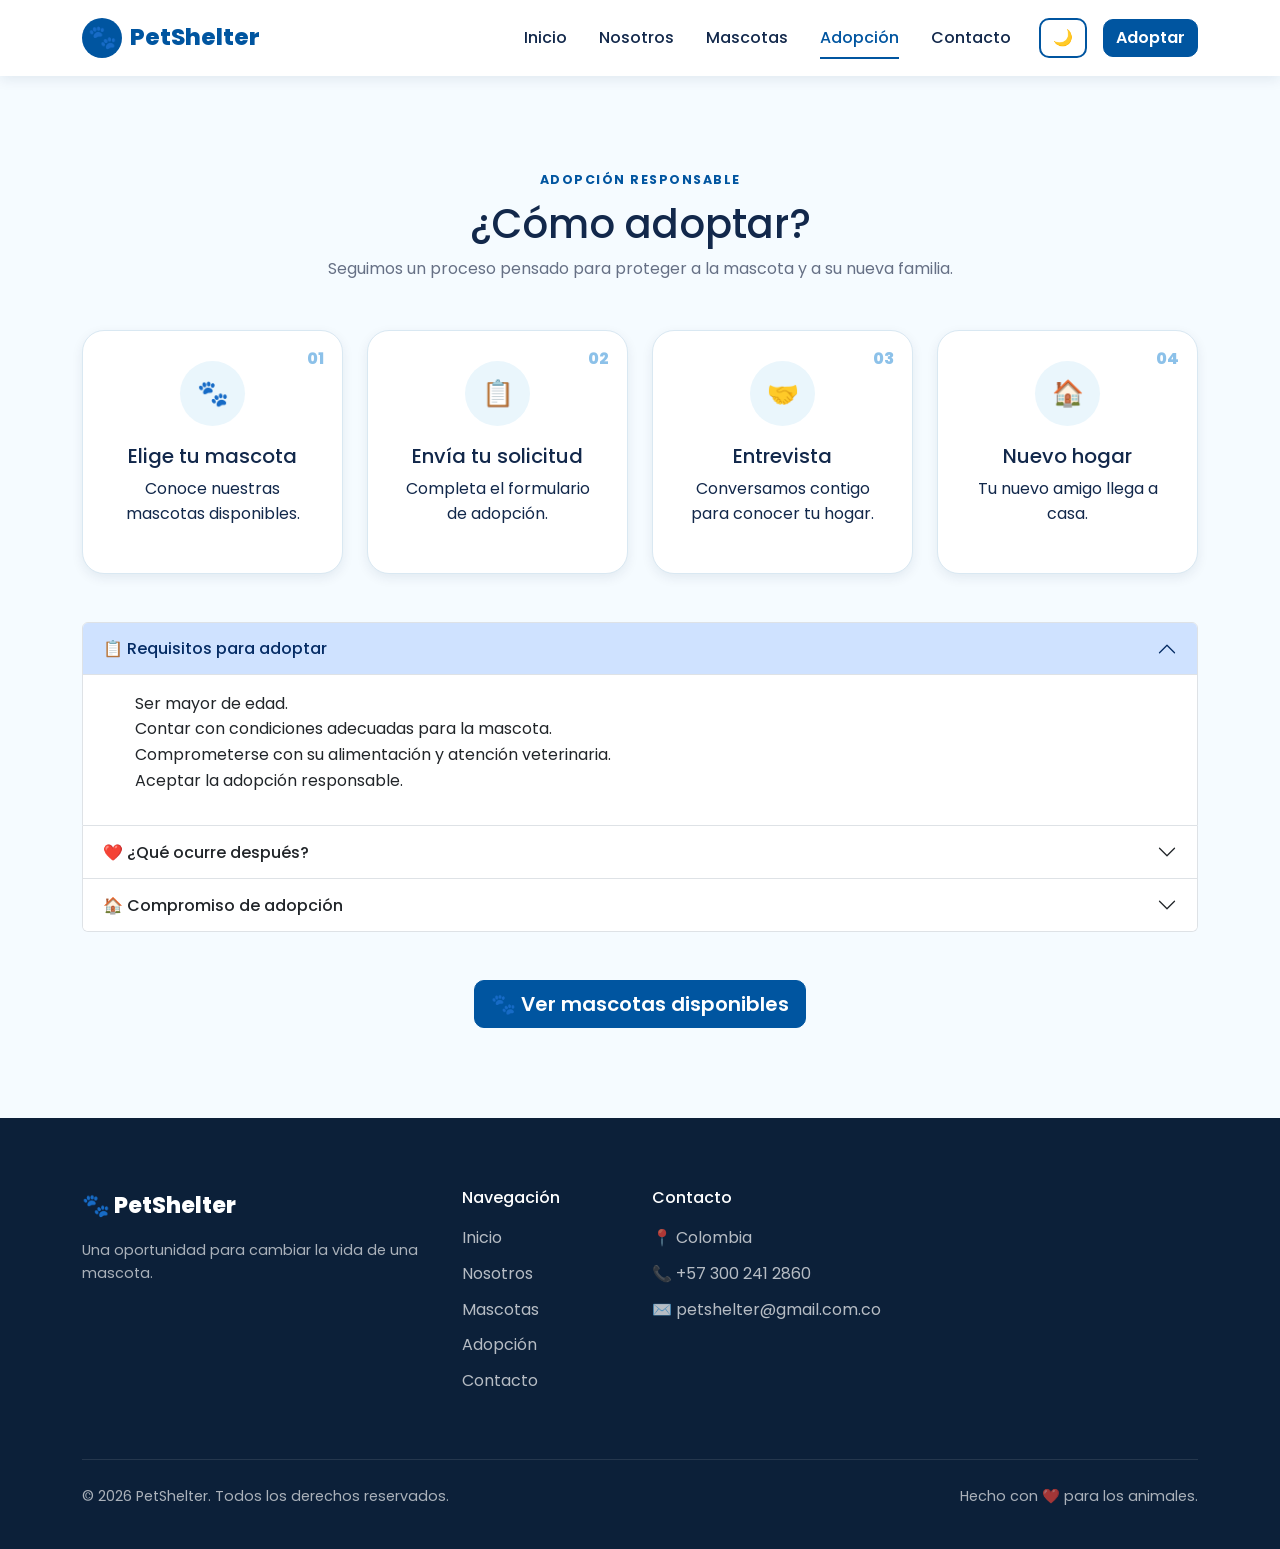
<file: pages/adopcion.html>
<!DOCTYPE html>
<html lang="es">
<head>
    <meta charset="UTF-8">
    <meta name="viewport" content="width=device-width, initial-scale=1.0">
    <meta name="description" content="Proceso y requisitos para adoptar una mascota en PetShelter.">
    <title>Adopción | PetShelter</title>
    <link href="https://fonts.googleapis.com/css2?family=Poppins:wght@400;500;600;700;800&display=swap" rel="stylesheet">
    <link href="https://cdn.jsdelivr.net/npm/bootstrap@5.3.8/dist/css/bootstrap.min.css" rel="stylesheet">
    <link rel="stylesheet" href="../css/styles.css">
</head>
<body>
    <!-- Encabezado y Navegación -->
    <header class="site-header">
        <nav class="navbar navbar-expand-lg">
            <div class="container">
                <a class="navbar-brand" href="../index.html">
                    <span class="brand-icon">🐾</span>
                    <span>PetShelter</span>
                </a>
                <button class="navbar-toggler" type="button" data-bs-toggle="collapse" data-bs-target="#menuPrincipal">
                    <span class="navbar-toggler-icon"></span>
                </button>
                <div class="collapse navbar-collapse" id="menuPrincipal">
                    <ul class="navbar-nav ms-auto">
                        <li class="nav-item">
                            <a class="nav-link" href="../index.html">Inicio</a>
                        </li>
                        <li class="nav-item">
                            <a class="nav-link" href="nosotros.html">Nosotros</a>
                        </li>
                        <li class="nav-item">
                            <a class="nav-link" href="mascotas.html">Mascotas</a>
                        </li>
                        <li class="nav-item">
                            <a class="nav-link active" href="adopcion.html">Adopción</a>
                        </li>
                        <li class="nav-item">
                            <a class="nav-link" href="contacto.html">Contacto</a>
                        </li>
                    </ul>
                    <button id="btnModoOscuro" class="btn btn-outline-primary ms-lg-3" type="button">🌙</button>
                    <a href="adopcion.html" class="btn btn-primary ms-lg-3">Adoptar</a>
                </div>
            </div>
        </nav>
    </header>

    <!-- Contenido Principal -->
    <main>
        <section class="section">
            <div class="container">
                <!-- Título de Sección -->
                <div class="section-heading text-center mb-5">
                    <span class="section-label">ADOPCIÓN RESPONSABLE</span>
                    <h1>¿Cómo <span>adoptar?</span></h1>
                    <p>Seguimos un proceso pensado para proteger a la mascota y a su nueva familia.</p>
                </div>

                <!-- Pasos del Proceso -->
                <div class="row g-4 mb-5">
                    <div class="col-md-3">
                        <article class="step-card">
                            <span class="step-number">01</span>
                            <div class="step-icon">🐾</div>
                            <h2 class="h5">Elige tu mascota</h2>
                            <p>Conoce nuestras mascotas disponibles.</p>
                        </article>
                    </div>

                    <div class="col-md-3">
                        <article class="step-card">
                            <span class="step-number">02</span>
                            <div class="step-icon">📋</div>
                            <h2 class="h5">Envía tu solicitud</h2>
                            <p>Completa el formulario de adopción.</p>
                        </article>
                    </div>

                    <div class="col-md-3">
                        <article class="step-card">
                            <span class="step-number">03</span>
                            <div class="step-icon">🤝</div>
                            <h2 class="h5">Entrevista</h2>
                            <p>Conversamos contigo para conocer tu hogar.</p>
                        </article>
                    </div>

                    <div class="col-md-3">
                        <article class="step-card">
                            <span class="step-number">04</span>
                            <div class="step-icon">🏠</div>
                            <h2 class="h5">Nuevo hogar</h2>
                            <p>Tu nuevo amigo llega a casa.</p>
                        </article>
                    </div>
                </div>

                <!-- Acordeón Bootstrap -->
                <div class="accordion" id="accordionAdopcion">
                    <!-- Requisitos -->
                    <div class="accordion-item">
                        <h2 class="accordion-header">
                            <button class="accordion-button" type="button" data-bs-toggle="collapse" data-bs-target="#requisitos">
                                📋 Requisitos para adoptar
                            </button>
                        </h2>
                        <div id="requisitos" class="accordion-collapse collapse show" data-bs-parent="#accordionAdopcion">
                            <div class="accordion-body">
                                <ul>
                                    <li>Ser mayor de edad.</li>
                                    <li>Contar con condiciones adecuadas para la mascota.</li>
                                    <li>Comprometerse con su alimentación y atención veterinaria.</li>
                                    <li>Aceptar la adopción responsable.</li>
                                </ul>
                            </div>
                        </div>
                    </div>

                    <!-- ¿Qué ocurre después? -->
                    <div class="accordion-item">
                        <h2 class="accordion-header">
                            <button class="accordion-button collapsed" type="button" data-bs-toggle="collapse" data-bs-target="#proceso">
                                ❤️ ¿Qué ocurre después?
                            </button>
                        </h2>
                        <div id="proceso" class="accordion-collapse collapse" data-bs-parent="#accordionAdopcion">
                            <div class="accordion-body">
                                <p>Después de enviar la solicitud, el equipo revisará la información y se pondrá en contacto contigo.</p>
                            </div>
                        </div>
                    </div>

                    <!-- Compromiso -->
                    <div class="accordion-item">
                        <h2 class="accordion-header">
                            <button class="accordion-button collapsed" type="button" data-bs-toggle="collapse" data-bs-target="#compromiso">
                                🏠 Compromiso de adopción
                            </button>
                        </h2>
                        <div id="compromiso" class="accordion-collapse collapse" data-bs-parent="#accordionAdopcion">
                            <div class="accordion-body">
                                <p>Adoptar significa asumir el compromiso de cuidar, proteger y respetar a tu mascota durante toda su vida.</p>
                            </div>
                        </div>
                    </div>
                </div>

                <!-- Botón de Acción -->
                <div class="text-center mt-5">
                    <a href="mascotas.html" class="btn btn-primary btn-lg">🐾 Ver mascotas disponibles</a>
                </div>
            </div>
        </section>
    </main>

    <!-- Pie de Página -->
    <footer class="site-footer">
        <div class="container">
            <div class="row g-4">
                <!-- Marca -->
                <div class="col-lg-4">
                    <a href="../index.html" class="footer-brand">🐾 PetShelter</a>
                    <p>Una oportunidad para cambiar la vida de una mascota.</p>
                </div>

                <!-- Enlaces -->
                <div class="col-md-4 col-lg-2">
                    <h3>Navegación</h3>
                    <ul class="footer-links">
                        <li><a href="../index.html">Inicio</a></li>
                        <li><a href="nosotros.html">Nosotros</a></li>
                        <li><a href="mascotas.html">Mascotas</a></li>
                        <li><a href="adopcion.html">Adopción</a></li>
                        <li><a href="contacto.html">Contacto</a></li>
                    </ul>
                </div>

                <!-- Contacto -->
                <div class="col-md-4 col-lg-3">
                    <h3>Contacto</h3>
                    <ul class="footer-contact">
                        <li>📍 Colombia</li>
                        <li>📞 +57 300 241 2860</li>
                        <li>✉️ petshelter@gmail.com.co</li>
                    </ul>
                </div>
            </div>

            <!-- Copyright -->
            <div class="footer-bottom">
                <p>© 2026 PetShelter. Todos los derechos reservados.</p>
                <p>Hecho con ❤️ para los animales.</p>
            </div>
        </div>
    </footer>

    <!-- Scripts -->
    <script src="https://cdn.jsdelivr.net/npm/bootstrap@5.3.8/dist/js/bootstrap.bundle.min.js"></script>
    <script src="../js/app.js"></script>
</body>
</html>
</file>
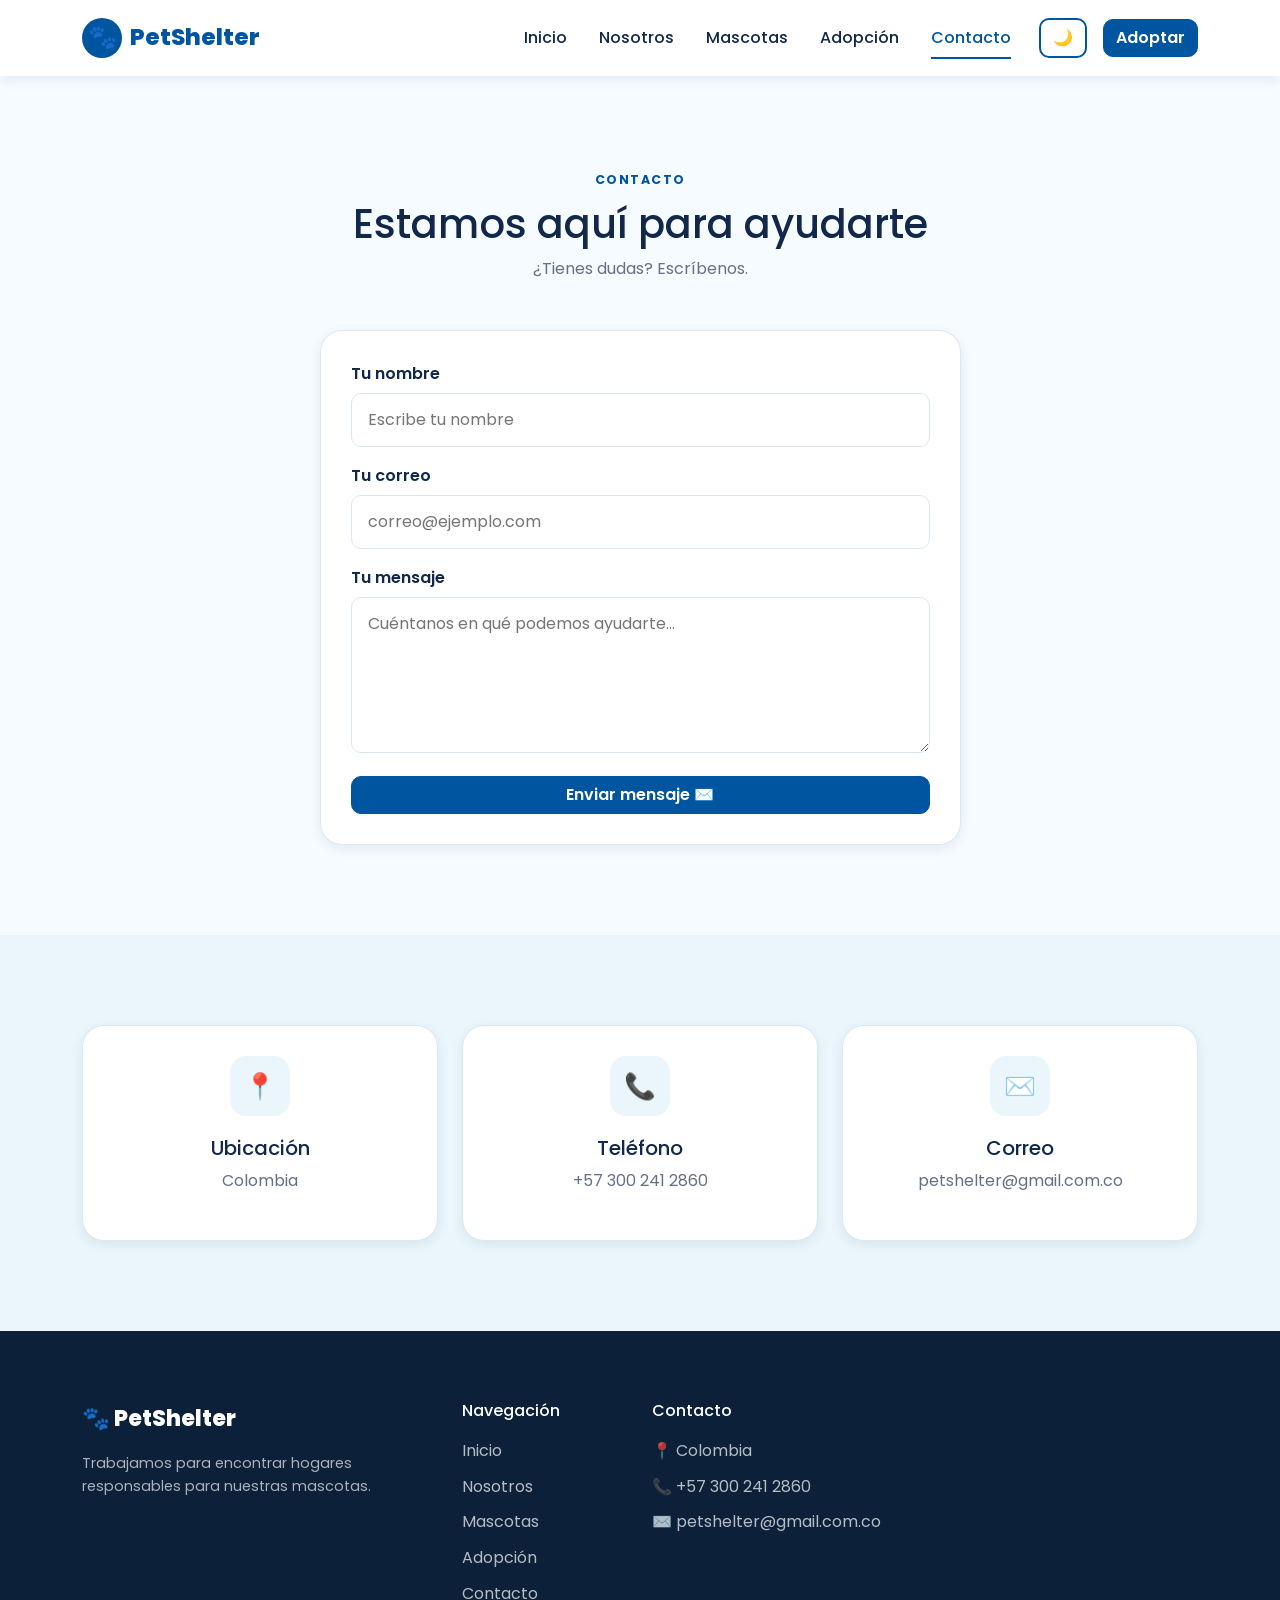
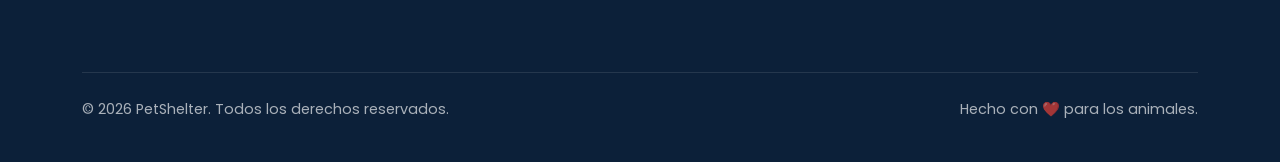
<file: pages/contacto.html>
<!DOCTYPE html>
<html lang="es">
<head>
    <meta charset="UTF-8">
    <meta name="viewport" content="width=device-width, initial-scale=1.0">
    <meta name="description" content="Contacta a PetShelter.">
    <title>Contacto | PetShelter</title>
    <link href="https://fonts.googleapis.com/css2?family=Poppins:wght@400;500;600;700;800&display=swap" rel="stylesheet">
    <link href="https://cdn.jsdelivr.net/npm/bootstrap@5.3.8/dist/css/bootstrap.min.css" rel="stylesheet">
    <link rel="stylesheet" href="../css/styles.css">
</head>
<body>
    <header class="site-header">
        <nav class="navbar navbar-expand-lg">
            <div class="container">
                <a class="navbar-brand" href="../index.html">
                    <span class="brand-icon">🐾</span>
                    <span>PetShelter</span>
                </a>
                <button class="navbar-toggler" type="button" data-bs-toggle="collapse" data-bs-target="#menuPrincipal">
                    <span class="navbar-toggler-icon"></span>
                </button>
                <div class="collapse navbar-collapse" id="menuPrincipal">
                    <ul class="navbar-nav ms-auto">
                        <li>
                            <a class="nav-link" href="../index.html">Inicio</a>
                        </li>
                        <li>
                            <a class="nav-link" href="nosotros.html">Nosotros</a>
                        </li>
                        <li>
                            <a class="nav-link" href="mascotas.html">Mascotas</a>
                        </li>
                        <li>
                            <a class="nav-link" href="adopcion.html">Adopción</a>
                        </li>
                        <li>
                            <a class="nav-link active" href="contacto.html">Contacto</a>
                        </li>
                    </ul>
                    <button id="btnModoOscuro" class="btn btn-outline-primary ms-lg-3" type="button">🌙</button>
                    <a href="adopcion.html" class="btn btn-primary ms-lg-3">Adoptar</a>
                </div>
            </div>
        </nav>
    </header>

    <main>
        <section class="section">
            <div class="container">
                <div class="section-heading text-center mb-5">
                    <span class="section-label">CONTACTO</span>
                    <h1>Estamos aquí para <span>ayudarte</span></h1>
                    <p>¿Tienes dudas? Escríbenos.</p>
                </div>

                <div class="row justify-content-center">
                    <div class="col-lg-7">
                        <div class="info-page-card">
                            <form id="formContacto" novalidate>
                                <div class="grupo-formulario">
                                    <label for="nombre">Tu nombre</label>
                                    <input type="text" id="nombre" name="nombre" placeholder="Escribe tu nombre" minlength="3" required>
                                </div>

                                <div class="grupo-formulario">
                                    <label for="correo">Tu correo</label>
                                    <input type="email" id="correo" name="correo" placeholder="correo@ejemplo.com" required>
                                </div>

                                <div class="grupo-formulario">
                                    <label for="mensaje">Tu mensaje</label>
                                    <textarea id="mensaje" name="mensaje" rows="5" placeholder="Cuéntanos en qué podemos ayudarte..." minlength="10" required></textarea>
                                </div>

                                <button type="submit" class="btn btn-primary w-100">Enviar mensaje ✉️</button>
                            </form>
                        </div>
                    </div>
                </div>
            </div>
        </section>

        <section class="section section-blue">
            <div class="container">
                <div class="row g-4 text-center">
                    <div class="col-md-4">
                        <div class="info-card">
                            <div class="info-card-icon mx-auto">📍</div>
                            <h2 class="h5">Ubicación</h2>
                            <p>Colombia</p>
                        </div>
                    </div>

                    <div class="col-md-4">
                        <div class="info-card">
                            <div class="info-card-icon mx-auto">📞</div>
                            <h2 class="h5">Teléfono</h2>
                            <p>+57 300 241 2860</p>
                        </div>
                    </div>

                    <div class="col-md-4">
                        <div class="info-card">
                            <div class="info-card-icon mx-auto">✉️</div>
                            <h2 class="h5">Correo</h2>
                            <p>petshelter@gmail.com.co</p>
                        </div>
                    </div>
                </div>
            </div>
        </section>
    </main>

    <footer class="site-footer">
        <div class="container">
            <div class="row g-4">
                <div class="col-lg-4">
                    <a href="../index.html" class="footer-brand">🐾 PetShelter</a>
                    <p>Trabajamos para encontrar hogares responsables para nuestras mascotas.</p>
                </div>

                <div class="col-md-4 col-lg-2">
                    <h3>Navegación</h3>
                    <ul class="footer-links">
                        <li><a href="../index.html">Inicio</a></li>
                        <li><a href="nosotros.html">Nosotros</a></li>
                        <li><a href="mascotas.html">Mascotas</a></li>
                        <li><a href="adopcion.html">Adopción</a></li>
                        <li><a href="contacto.html">Contacto</a></li>
                    </ul>
                </div>

                <div class="col-md-4 col-lg-3">
                    <h3>Contacto</h3>
                    <ul class="footer-contact">
                        <li>📍 Colombia</li>
                        <li>📞 +57 300 241 2860</li>
                        <li>✉️ petshelter@gmail.com.co</li>
                    </ul>
                </div>
            </div>

            <div class="footer-bottom">
                <p>© 2026 PetShelter. Todos los derechos reservados.</p>
                <p>Hecho con ❤️ para los animales.</p>
            </div>
        </div>
    </footer>

    <script src="https://cdn.jsdelivr.net/npm/bootstrap@5.3.8/dist/js/bootstrap.bundle.min.js"></script>
    <script src="../js/app.js"></script>
</body>
</html>
</file>
<file: css/styles.css>
/* =========================================================
   PETSHELTER
   SISTEMA DE DISEÑO
   ========================================================= */

:root {
    --primary: #0055a0;
    --primary-dark: #003f78;
    --primary-light: #8cc1e9;

    --accent: #ffc107;
    --accent-dark: #e0a800;

    --background: #f5fbff;
    --surface: #ffffff;
    --surface-blue: #eaf6fc;

    --text: #12284b;
    --text-light: #667085;
    --text-white: #ffffff;

    --border: #d9e8f2;

    --shadow-sm: 0 4px 12px rgba(18, 40, 75, .08);
    --shadow-md: 0 8px 25px rgba(18, 40, 75, .12);
    --shadow-lg: 0 15px 40px rgba(18, 40, 75, .16);

    --radius-sm: 8px;
    --radius-md: 14px;
    --radius-lg: 22px;

    --transition: .3s ease;

    --container-width: 1200px;
}


/* RESET */

* {
    margin: 0;
    padding: 0;
    box-sizing: border-box;
}

html {
    scroll-behavior: smooth;
}

body {
    font-family: "Poppins", sans-serif;
    background: var(--background);
    color: var(--text);
    line-height: 1.6;
    overflow-x: hidden;
}

body.dark-mode {
    --background: #101827;
    --surface: #182235;
    --surface-blue: #20334d;
    --text: #f5f7fa;
    --text-light: #b7c0ce;
    --border: #30415b;
}

img {
    display: block;
    max-width: 100%;
}

a {
    color: inherit;
    text-decoration: none;
}

button,
input,
textarea,
select {
    font: inherit;
}

button {
    cursor: pointer;
}

ul {
    list-style: none;
}

:focus-visible {
    outline: 3px solid var(--accent);
    outline-offset: 3px;
}


/* CONTENEDOR */

.container {
    width: min(100% - 2rem, var(--container-width));
    margin-inline: auto;
}

.section {
    padding: 90px 0;
}

.section-light {
    background: var(--surface);
}

.section-blue {
    background: var(--surface-blue);
}


/* NAVBAR */

.site-header {
    position: sticky;
    top: 0;
    z-index: 1000;
    background: var(--surface);
    box-shadow: var(--shadow-sm);
}

.site-header .navbar {
    min-height: 76px;
}

.home-page .navbar-toggler {
    border: 1px solid var(--border);
    border-radius: 8px;
    padding: 6px 10px;
}

.home-page .navbar-toggler:focus {
    box-shadow: 0 0 0 3px rgba(0, 85, 160, .2);
}

.navbar-brand {
    display: inline-flex;
    align-items: center;
    gap: 8px;
    color: var(--primary) !important;
    font-size: 1.45rem;
    font-weight: 800;
}

.brand-icon {
    display: inline-flex;
    align-items: center;
    justify-content: center;
    width: 40px;
    height: 40px;
    border-radius: 50%;
    background: var(--primary);
    color: white;
}

.navbar-nav {
    gap: 8px;
}

.nav-link {
    position: relative;
    color: var(--text) !important;
    font-weight: 500;
    padding: 10px 12px !important;
    transition: var(--transition);
}

.nav-link:hover,
.nav-link.active {
    color: var(--primary) !important;
}

.nav-link::after {
    content: "";
    position: absolute;
    left: 12px;
    right: 12px;
    bottom: 2px;
    height: 2px;
    background: var(--primary);
    transform: scaleX(0);
    transition: var(--transition);
}

.nav-link:hover::after,
.nav-link.active::after {
    transform: scaleX(1);
}


/* BOTONES */

.btn {
    border-radius: 10px !important;
    font-weight: 600;
    transition: var(--transition);
}

.btn-primary {
    background: var(--primary) !important;
    border-color: var(--primary) !important;
}

.btn-primary:hover {
    background: var(--primary-dark) !important;
    border-color: var(--primary-dark) !important;
    transform: translateY(-2px);
    box-shadow: var(--shadow-md);
}

.btn-outline-primary {
    border: 2px solid var(--primary) !important;
    color: var(--primary) !important;
}

.btn-outline-primary:hover {
    background: var(--primary) !important;
    color: white !important;
}


/* HERO / CAROUSEL */

.hero-carousel {
    position: relative;
}

.carousel-img {
    width: 100%;
    height: 680px;
    object-fit: cover;
    filter: brightness(.58);
}

.carousel-caption {
    position: absolute;
    left: 10%;
    right: auto;
    bottom: 50%;
    transform: translateY(50%);
    max-width: 650px;
    text-align: left;
}

.carousel-caption h1,
.carousel-caption h2 {
    font-size: clamp(2.5rem, 5vw, 4.5rem);
    font-weight: 800;
    line-height: 1.08;
}

.carousel-caption h1 span,
.carousel-caption h2 span {
    display: block;
    color: var(--primary-light);
}

.carousel-caption p {
    max-width: 580px;
    font-size: 1.1rem;
}

.hero-badge {
    display: inline-flex;
    margin-bottom: 20px;
    padding: 8px 14px;
    border-radius: 50px;
    background: rgba(255,255,255,.16);
    color: white;
    font-weight: 600;
}


/* TÍTULOS */

.section-heading {
    display: flex;
    align-items: end;
    justify-content: space-between;
    gap: 30px;
}

.section-heading.text-center {
    display: block;
    max-width: 700px;
    margin-inline: auto;
}

.section-label {
    display: inline-block;
    margin-bottom: 10px;
    color: var(--primary);
    font-size: .78rem;
    font-weight: 700;
    letter-spacing: 1.5px;
}

.section-heading h2 {
    margin-bottom: 12px;
    font-size: clamp(2rem, 4vw, 3rem);
    font-weight: 800;
}

.section-heading h2 span {
    color: var(--primary);
}

.section-heading p {
    color: var(--text-light);
}


/* TARJETAS */

.info-card,
.pet-card,
.info-page-card,
.step-card {
    height: 100%;
    padding: 30px;
    border: 1px solid var(--border);
    border-radius: var(--radius-lg);
    background: var(--surface);
    box-shadow: var(--shadow-sm);
    transition: var(--transition);
}

.info-card:hover,
.pet-card:hover,
.info-page-card:hover,
.step-card:hover {
    transform: translateY(-6px);
    box-shadow: var(--shadow-lg);
}

.info-card-icon {
    display: flex;
    align-items: center;
    justify-content: center;
    width: 60px;
    height: 60px;
    margin-bottom: 20px;
    border-radius: 16px;
    background: var(--surface-blue);
    font-size: 1.6rem;
}

.info-card h3,
.info-page-card h3 {
    margin-bottom: 12px;
    font-size: 1.2rem;
    font-weight: 700;
}

.info-card p,
.info-page-card p {
    color: var(--text-light);
}


/* MASCOTAS */

.mascotas-grid {
    margin-top: 2rem;
}

.mascotas-grid .card {
    height: 100%;
    overflow: hidden;
    border: 1px solid var(--border);
    border-radius: var(--radius-lg);
    background: var(--surface);
    transition: var(--transition);
}

.mascotas-grid .card:hover {
    transform: translateY(-8px);
    box-shadow: var(--shadow-lg);
}

.mascotas-grid .card img {
    width: 100%;
    height: 260px;
    object-fit: cover;
}

.pet-card-image {
    height: 280px;
    overflow: hidden;
}

.pet-card-image img {
    width: 100%;
    height: 100%;
    object-fit: cover;
}

.pet-card-content {
    padding: 24px;
}


/* BUSCADOR */

.filtros-mascotas {
    display: grid;
    grid-template-columns: 2fr 1fr 1fr auto;
    gap: 12px;
    margin-bottom: 30px;
}

.filtros-mascotas input,
.filtros-mascotas select {
    width: 100%;
    padding: 12px 15px;
    border: 1px solid var(--border);
    border-radius: 10px;
    background: var(--surface);
    color: var(--text);
}

.contador-mascotas {
    margin-bottom: 20px;
    color: var(--text-light);
    font-weight: 600;
}


/* FAVORITO */

.btn-favorito {
    position: absolute;
    top: 15px;
    right: 15px;
    z-index: 5;
    width: 42px;
    height: 42px;
    border: none;
    border-radius: 50%;
    background: white;
    box-shadow: var(--shadow-sm);
    font-size: 1.2rem;
}

.btn-favorito.activo {
    color: #dc3545;
}


/* MODAL */

.modal-custom {
    position: fixed;
    inset: 0;
    z-index: 2000;
    display: none;
    align-items: center;
    justify-content: center;
    padding: 1.5rem;
    background: rgba(18,40,75,.65);
}

.modal-custom.mostrar {
    display: flex;
}

.modal-contenido {
    position: relative;
    width: min(100%, 560px);
    max-height: 90vh;
    overflow-y: auto;
    padding: 2rem;
    border-radius: var(--radius-lg);
    background: var(--surface);
    box-shadow: var(--shadow-lg);
}

.cerrar {
    position: absolute;
    top: 1rem;
    right: 1rem;
    border: 0;
    background: transparent;
    color: var(--text-light);
    font-size: 1.8rem;
}


/* FORMULARIOS */

.grupo-formulario {
    margin-bottom: 1rem;
}

.grupo-formulario label {
    display: block;
    margin-bottom: .45rem;
    font-weight: 600;
}

.grupo-formulario input,
.grupo-formulario textarea,
.grupo-formulario select {
    width: 100%;
    padding: .8rem 1rem;
    border: 1px solid var(--border);
    border-radius: 10px;
    background: var(--surface);
    color: var(--text);
}

.grupo-formulario input:focus,
.grupo-formulario textarea:focus,
.grupo-formulario select:focus {
    outline: 2px solid rgba(0,85,160,.2);
    border-color: var(--primary);
}


/* STEPS */

.step-card {
    position: relative;
    text-align: center;
}

.step-number {
    position: absolute;
    top: 15px;
    right: 18px;
    color: var(--primary-light);
    font-weight: 800;
}

.step-icon {
    display: flex;
    align-items: center;
    justify-content: center;
    width: 65px;
    height: 65px;
    margin: 0 auto 18px;
    border-radius: 50%;
    background: var(--surface-blue);
    font-size: 1.6rem;
}


/* CTA */

.cta-section {
    padding: 100px 0;
    background: linear-gradient(135deg, var(--primary-dark), var(--primary));
    color: white;
}

.cta-content {
    max-width: 760px;
    margin-inline: auto;
}

.cta-icon {
    display: inline-flex;
    align-items: center;
    justify-content: center;
    width: 70px;
    height: 70px;
    margin-bottom: 20px;
    border-radius: 50%;
    background: rgba(255,255,255,.12);
    font-size: 1.8rem;
}


/* AYUDA */

.ayuda-flotante {
    position: fixed;
    right: 25px;
    bottom: 25px;
    z-index: 1500;
    width: 55px;
    height: 55px;
    border-radius: 50% !important;
}


/* FOOTER */

.site-footer {
    padding: 70px 0 0;
    background: #0c2039;
    color: white;
}

.footer-brand {
    display: inline-block;
    margin-bottom: 15px;
    color: white;
    font-size: 1.4rem;
    font-weight: 800;
}

.site-footer h3 {
    margin-bottom: 18px;
    color: white;
    font-size: 1rem;
}

.site-footer p {
    color: rgba(255,255,255,.65);
    font-size: .9rem;
}

.footer-links,
.footer-contact {
    display: flex;
    flex-direction: column;
    gap: 10px;
    padding: 0;
}

.footer-links a {
    color: rgba(255,255,255,.7);
    transition: var(--transition);
}

.footer-links a:hover {
    color: white;
    padding-left: 4px;
}

.footer-contact li {
    color: rgba(255,255,255,.7);
}

.social-links {
    display: flex;
    gap: 10px;
}

.social-links a {
    padding: 8px 12px;
    border: 1px solid rgba(255,255,255,.2);
    border-radius: 8px;
    color: rgba(255,255,255,.8);
}

.social-links a:hover {
    background: var(--primary);
    color: white;
}

.footer-bottom {
    display: flex;
    justify-content: space-between;
    gap: 20px;
    margin-top: 50px;
    padding: 25px 0;
    border-top: 1px solid rgba(255,255,255,.1);
}


/* RESPONSIVE */

@media (max-width: 991px) {

    .home-page .navbar-toggler {
        display: block;
    }

    .home-page .navbar-collapse {
        padding: 20px 0;
    }

    .navbar-collapse {
        padding: 20px 0;
    }

    .navbar-nav {
        gap: 2px;
    }

    .navbar .btn {
        margin-top: 10px;
        width: 100%;
    }

    .carousel-img {
        height: 600px;
    }

    .carousel-caption {
        left: 8%;
        right: 8%;
    }

    .section {
        padding: 70px 0;
    }

    .filtros-mascotas {
        grid-template-columns: 1fr 1fr;
    }
}


@media (max-width: 767px) {

    .container {
        width: min(100% - 1.5rem, var(--container-width));
    }

    .section {
        padding: 60px 0;
    }

    .carousel-img {
        height: 620px;
    }

    .carousel-caption {
        left: 8%;
        right: 8%;
        text-align: center;
    }

    .carousel-caption h1,
    .carousel-caption h2 {
        font-size: 2.4rem;
    }

    .carousel-caption p {
        font-size: .95rem;
    }

    .filtros-mascotas {
        grid-template-columns: 1fr;
    }

    .footer-bottom {
        flex-direction: column;
        align-items: flex-start;
    }

}


@media (max-width: 480px) {

    .carousel-img {
        height: 650px;
    }

    .carousel-caption h1,
    .carousel-caption h2 {
        font-size: 2rem;
    }

    .info-card,
    .info-page-card,
    .pet-card-content,
    .step-card {
        padding: 20px;
    }

}


/* ACCESIBILIDAD */

@media (prefers-reduced-motion: reduce) {

    *,
    *::before,
    *::after {
        scroll-behavior: auto !important;
        transition-duration: .01ms !important;
        animation-duration: .01ms !important;
        animation-iteration-count: 1 !important;
    }

}
</file>
